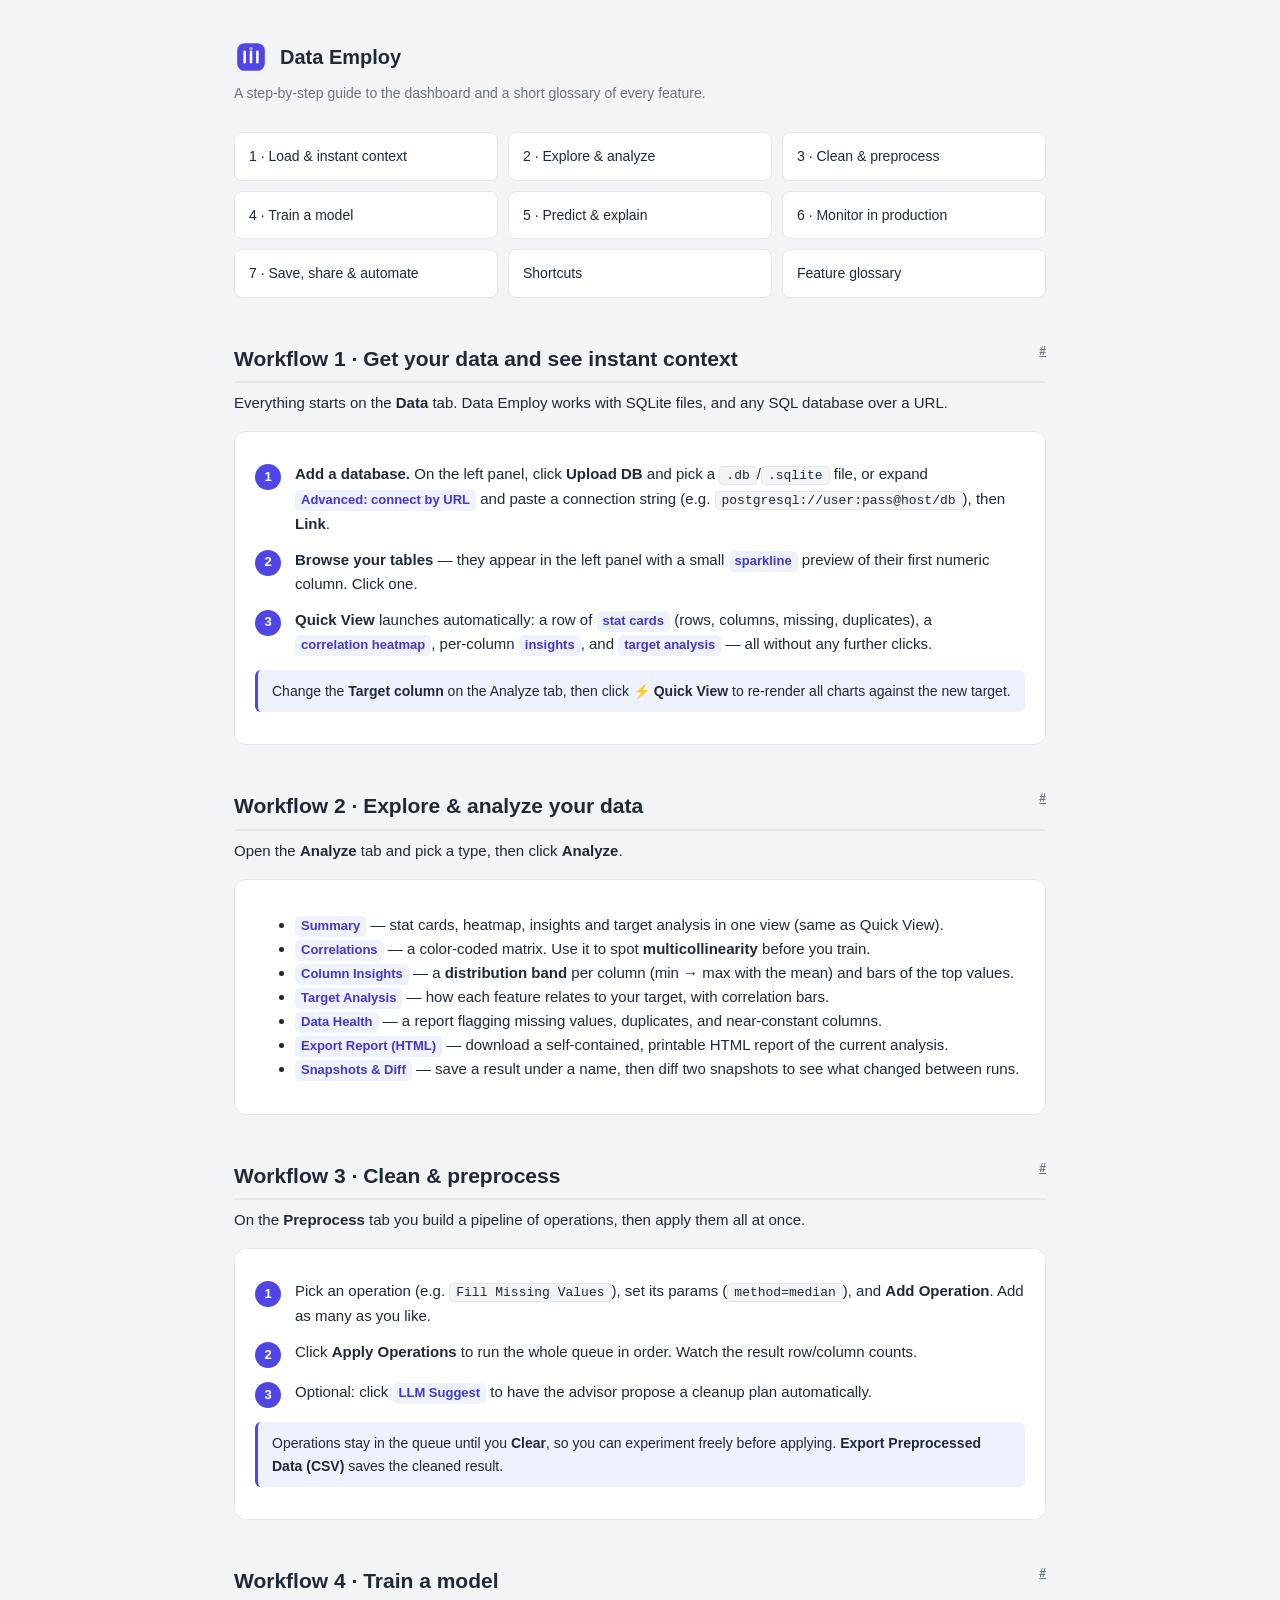
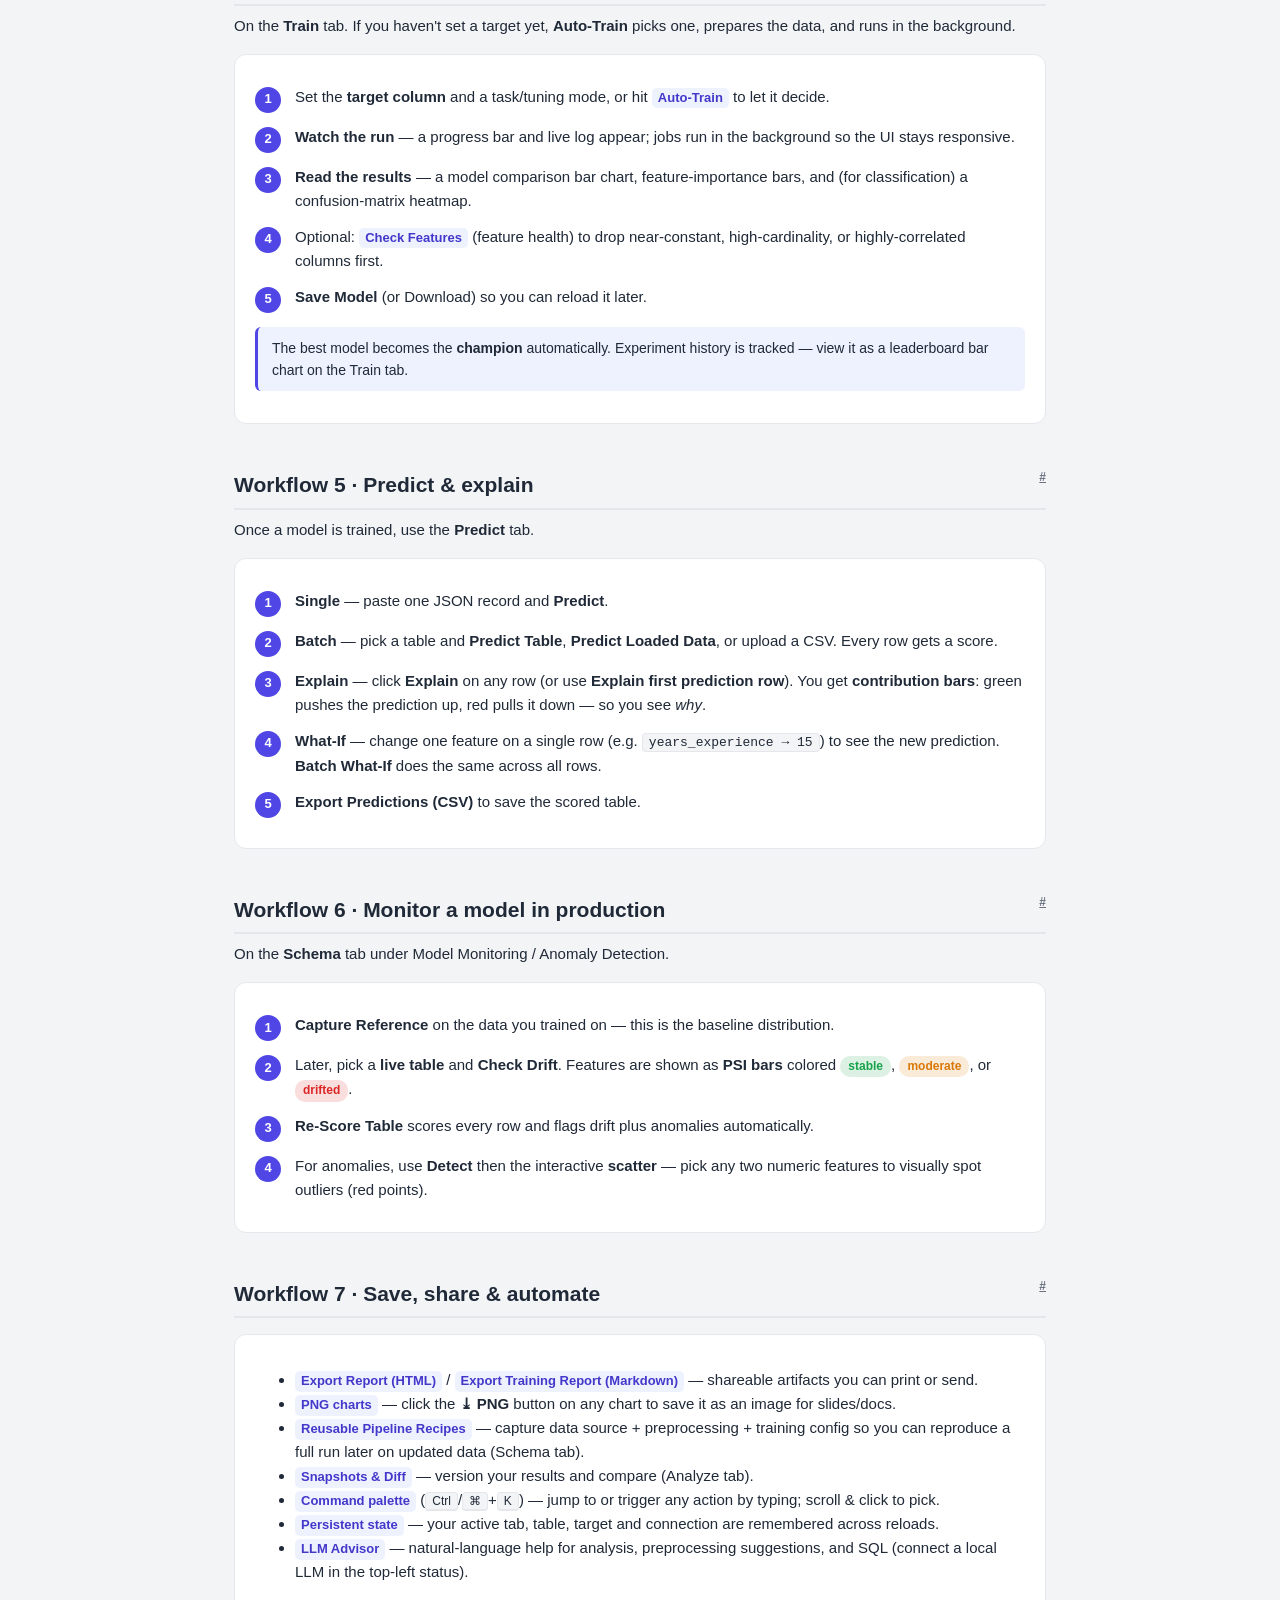
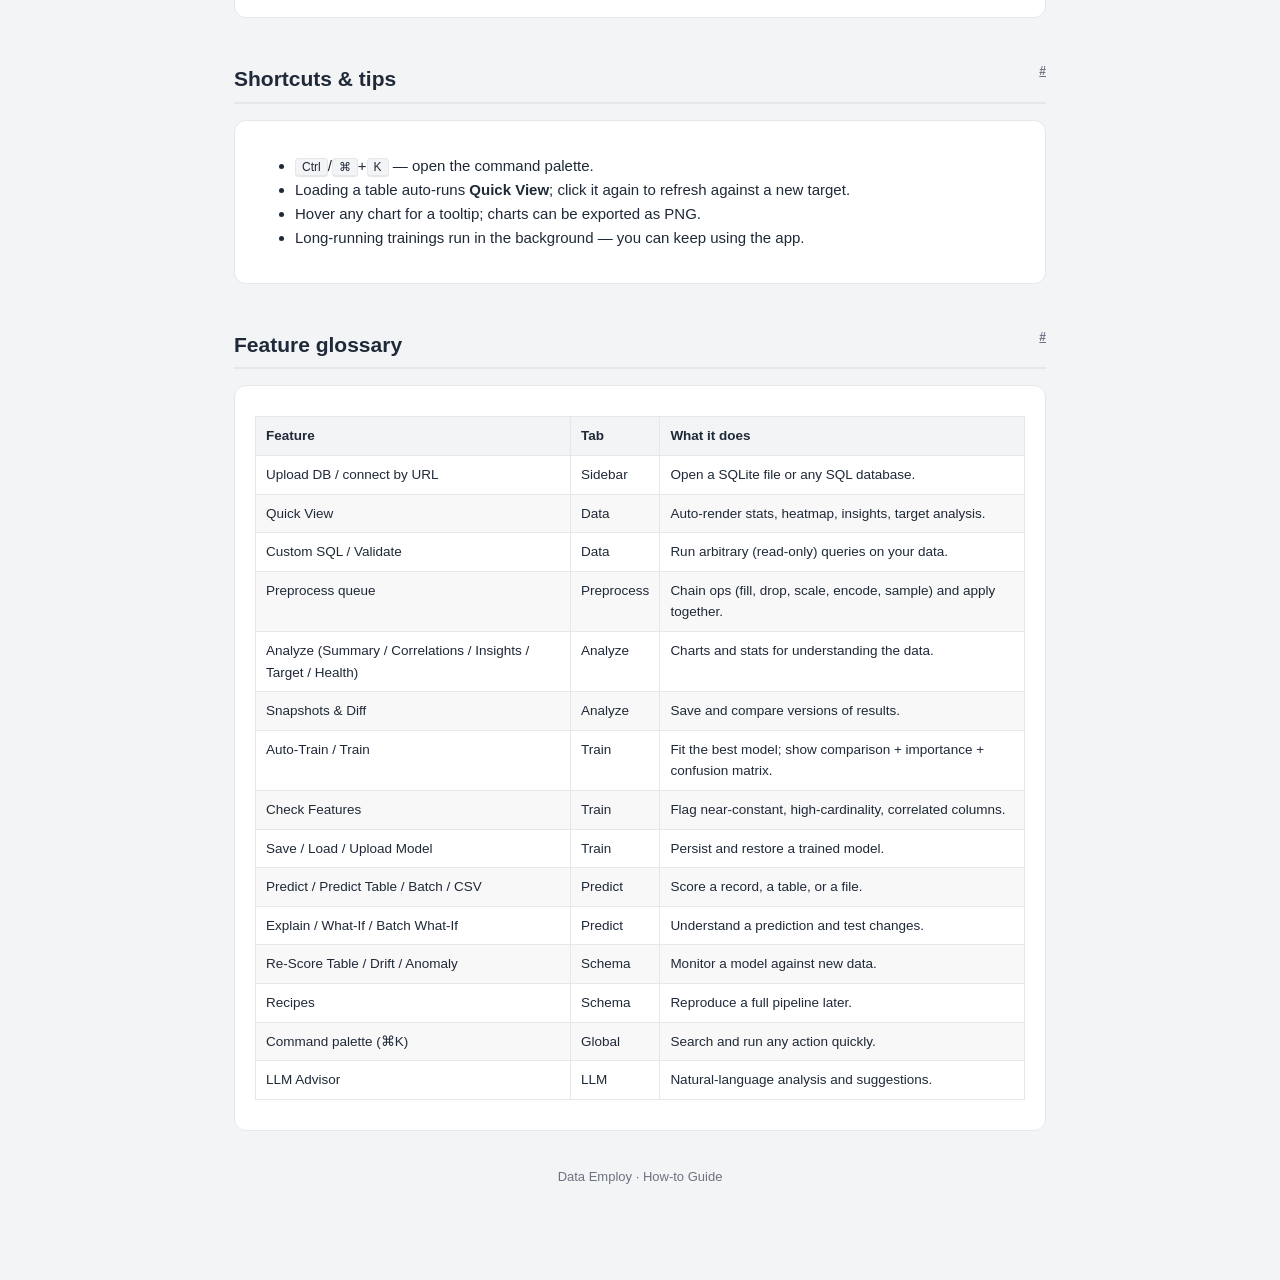
<file: ml_agent/static/howto.html>
<!DOCTYPE html>
<html lang="en">
<head>
<meta charset="UTF-8">
<meta name="viewport" content="width=device-width, initial-scale=1.0">
<title>Data Employ — How-to Guide</title>
<link rel="icon" type="image/svg+xml" href="/static/favicon.svg">
<style>
:root{--primary:#4f46e5;--primary-light:#eef2ff;--primary-dark:#4338ca;--bg:#f3f4f6;--surface:#fff;--border:#e5e7eb;--text:#1f2937;--text-mut:#6b7280;--ok:#16a34a;--warn:#d97706;--bad:#dc2626}
@media (prefers-color-scheme: dark){:root{--primary:#818cf8;--primary-dark:#6366f1;--primary-light:#312e58;--bg:#111827;--surface:#18202e;--border:#2a3448;--text:#e5e7eb;--text-mut:#9ca3af}}
*{box-sizing:border-box}
body{margin:0;font-family:-apple-system,BlinkMacSystemFont,"Segoe UI",Roboto,Helvetica,Arial,sans-serif;background:var(--bg);color:var(--text);line-height:1.6;font-size:15px}
.wrap{max-width:860px;margin:0 auto;padding:40px 24px 88px}
header{display:flex;align-items:center;gap:12px;margin-bottom:8px}
.logo-mark{flex-shrink:0}
.logo-text{font-size:20px;font-weight:700}
.sub{color:var(--text-mut);margin:0 0 28px;font-size:14px}
h1{font-size:30px;margin:4px 0 6px}
h2{font-size:21px;margin:44px 0 6px;padding-bottom:6px;border-bottom:2px solid var(--border)}
h3{font-size:16px;margin:22px 0 6px;color:var(--primary-dark)}
p{margin:8px 0}
.card{background:var(--surface);border:1px solid var(--border);border-radius:12px;padding:18px 20px;margin:16px 0}
.step{display:flex;gap:14px;margin:12px 0}
.step-num{flex-shrink:0;width:26px;height:26px;border-radius:50%;background:var(--primary);color:#fff;font-weight:700;font-size:13px;display:flex;align-items:center;justify-content:center;margin-top:2px}
.step b{color:var(--text)}
.f{display:inline-block;background:var(--primary-light);color:var(--primary-dark);border-radius:5px;padding:0 6px;font-size:13px;font-weight:600}
.kbd{font-family:inherit;font-size:12px;background:var(--bg);border:1px solid var(--border);border-bottom-width:2px;border-radius:4px;padding:1px 6px}
code{background:var(--bg);border:1px solid var(--border);border-radius:4px;padding:1px 6px;font-size:13px;font-family:ui-monospace,SFMono-Regular,Menlo,Consolas,monospace}
table{width:100%;border-collapse:collapse;font-size:13.5px;margin:12px 0}
th,td{border:1px solid var(--border);padding:8px 10px;text-align:left;vertical-align:top}
th{background:var(--bg);font-weight:700}
tr:nth-child(even) td{background:rgba(127,127,127,.05)}
.tip{background:var(--primary-light);border-left:3px solid var(--primary);border-radius:6px;padding:10px 14px;margin:14px 0;font-size:14px}
.callout{display:inline-block;padding:1px 8px;border-radius:10px;font-size:12px;font-weight:600}
.good{background:rgba(22,163,74,.15);color:var(--ok)}
.warn{background:rgba(217,119,6,.15);color:var(--warn)}
.bad{background:rgba(220,38,38,.15);color:var(--bad)}
.toc{display:grid;grid-template-columns:repeat(auto-fit,minmax(240px,1fr));gap:10px}
.toc a{color:var(--text);text-decoration:none;background:var(--surface);border:1px solid var(--border);padding:12px 14px;border-radius:8px;font-size:14px}
.toc a:hover{border-color:var(--primary);color:var(--primary-dark)}
.toplink{float:right;font-size:12px;color:var(--text-mut)}
</style>
</head>
<body>
<div class="wrap">
  <header>
    <svg class="logo-mark" width="34" height="34" viewBox="0 0 32 32" fill="none" xmlns="http://www.w3.org/2000/svg" aria-hidden="true">
      <rect x="3" y="3" width="26" height="26" rx="7" fill="#4f46e5"/>
      <path d="M10 21V11 M16 21V11 M22 21V11" stroke="#fff" stroke-width="2.4" stroke-linecap="round"/>
      <circle cx="16" cy="8" r="1.6" fill="#a5b4fc"/>
    </svg>
    <span class="logo-text">Data Employ</span>
  </header>
  <p class="sub">A step-by-step guide to the dashboard and a short glossary of every feature.</p>
  <div class="toc">
    <a href="#wf1">1 · Load &amp; instant context</a>
    <a href="#wf2">2 · Explore &amp; analyze</a>
    <a href="#wf3">3 · Clean &amp; preprocess</a>
    <a href="#wf4">4 · Train a model</a>
    <a href="#wf5">5 · Predict &amp; explain</a>
    <a href="#wf6">6 · Monitor in production</a>
    <a href="#wf7">7 · Save, share &amp; automate</a>
    <a href="#shortcuts">Shortcuts</a>
    <a href="#glossary">Feature glossary</a>
  </div>
<h2 id="wf1">Workflow 1 · Get your data and see instant context
    <a href="#wf1" class="toplink">#</a>
  </h2>
  <p>Everything starts on the <b>Data</b> tab. Data Employ works with SQLite files, and any SQL database over a URL.</p>
  <div class="card">
    <div class="step"><span class="step-num">1</span><span><b>Add a database.</b> On the left panel, click <b>Upload DB</b> and pick a <code>.db</code>/<code>.sqlite</code> file, or expand <span class="f">Advanced: connect by URL</span> and paste a connection string (e.g. <code>postgresql://user:pass@host/db</code>), then <b>Link</b>.</span></div>
    <div class="step"><span class="step-num">2</span><span><b>Browse your tables</b> — they appear in the left panel with a small <span class="f">sparkline</span> preview of their first numeric column. Click one.</span></div>
    <div class="step"><span class="step-num">3</span><span><b>Quick View</b> launches automatically: a row of <span class="f">stat cards</span> (rows, columns, missing, duplicates), a <span class="f">correlation heatmap</span>, per-column <span class="f">insights</span>, and <span class="f">target analysis</span> — all without any further clicks.</span></div>
    <p class="tip">Change the <b>Target column</b> on the Analyze tab, then click <b>⚡ Quick View</b> to re-render all charts against the new target.</p>
  </div>

  <h2 id="wf2">Workflow 2 · Explore &amp; analyze your data
    <a href="#wf2" class="toplink">#</a>
  </h2>
  <p>Open the <b>Analyze</b> tab and pick a type, then click <b>Analyze</b>.</p>
  <div class="card">
    <ul>
      <li><span class="f">Summary</span> — stat cards, heatmap, insights and target analysis in one view (same as Quick View).</li>
      <li><span class="f">Correlations</span> — a color-coded matrix. Use it to spot <b>multicollinearity</b> before you train.</li>
      <li><span class="f">Column Insights</span> — a <b>distribution band</b> per column (min → max with the mean) and bars of the top values.</li>
      <li><span class="f">Target Analysis</span> — how each feature relates to your target, with correlation bars.</li>
      <li><span class="f">Data Health</span> — a report flagging missing values, duplicates, and near-constant columns.</li>
      <li><span class="f">Export Report (HTML)</span> — download a self-contained, printable HTML report of the current analysis.</li>
      <li><span class="f">Snapshots &amp; Diff</span> — save a result under a name, then diff two snapshots to see what changed between runs.</li>
    </ul>
  </div>
<h2 id="wf3">Workflow 3 · Clean &amp; preprocess
    <a href="#wf3" class="toplink">#</a>
  </h2>
  <p>On the <b>Preprocess</b> tab you build a pipeline of operations, then apply them all at once.</p>
  <div class="card">
    <div class="step"><span class="step-num">1</span><span>Pick an operation (e.g. <code>Fill Missing Values</code>), set its params (<code>method=median</code>), and <b>Add Operation</b>. Add as many as you like.</span></div>
    <div class="step"><span class="step-num">2</span><span>Click <b>Apply Operations</b> to run the whole queue in order. Watch the result row/column counts.</span></div>
    <div class="step"><span class="step-num">3</span><span>Optional: click <span class="f">LLM Suggest</span> to have the advisor propose a cleanup plan automatically.</span></div>
    <p class="tip">Operations stay in the queue until you <b>Clear</b>, so you can experiment freely before applying. <b>Export Preprocessed Data (CSV)</b> saves the cleaned result.</p>
  </div>

  <h2 id="wf4">Workflow 4 · Train a model
    <a href="#wf4" class="toplink">#</a>
  </h2>
  <p>On the <b>Train</b> tab. If you haven't set a target yet, <b>Auto-Train</b> picks one, prepares the data, and runs in the background.</p>
  <div class="card">
    <div class="step"><span class="step-num">1</span><span>Set the <b>target column</b> and a task/tuning mode, or hit <span class="f">Auto-Train</span> to let it decide.</span></div>
    <div class="step"><span class="step-num">2</span><span><b>Watch the run</b> — a progress bar and live log appear; jobs run in the background so the UI stays responsive.</span></div>
    <div class="step"><span class="step-num">3</span><span><b>Read the results</b> — a model comparison bar chart, feature-importance bars, and (for classification) a confusion-matrix heatmap.</span></div>
    <div class="step"><span class="step-num">4</span><span>Optional: <span class="f">Check Features</span> (feature health) to drop near-constant, high-cardinality, or highly-correlated columns first.</span></div>
    <div class="step"><span class="step-num">5</span><span><b>Save Model</b> (or Download) so you can reload it later.</span></div>
    <p class="tip">The best model becomes the <b>champion</b> automatically. Experiment history is tracked — view it as a leaderboard bar chart on the Train tab.</p>
  </div>
<h2 id="wf5">Workflow 5 · Predict &amp; explain
    <a href="#wf5" class="toplink">#</a>
  </h2>
  <p>Once a model is trained, use the <b>Predict</b> tab.</p>
  <div class="card">
    <div class="step"><span class="step-num">1</span><span><b>Single</b> — paste one JSON record and <b>Predict</b>.</span></div>
    <div class="step"><span class="step-num">2</span><span><b>Batch</b> — pick a table and <b>Predict Table</b>, <b>Predict Loaded Data</b>, or upload a CSV. Every row gets a score.</span></div>
    <div class="step"><span class="step-num">3</span><span><b>Explain</b> — click <b>Explain</b> on any row (or use <b>Explain first prediction row</b>). You get <b>contribution bars</b>: green pushes the prediction up, red pulls it down — so you see <i>why</i>.</span></div>
    <div class="step"><span class="step-num">4</span><span><b>What-If</b> — change one feature on a single row (e.g. <code>years_experience → 15</code>) to see the new prediction. <b>Batch What-If</b> does the same across all rows.</span></div>
    <div class="step"><span class="step-num">5</span><span><b>Export Predictions (CSV)</b> to save the scored table.</span></div>
  </div>

  <h2 id="wf6">Workflow 6 · Monitor a model in production
    <a href="#wf6" class="toplink">#</a>
  </h2>
  <p>On the <b>Schema</b> tab under Model Monitoring / Anomaly Detection.</p>
  <div class="card">
    <div class="step"><span class="step-num">1</span><span><b>Capture Reference</b> on the data you trained on — this is the baseline distribution.</span></div>
    <div class="step"><span class="step-num">2</span><span>Later, pick a <b>live table</b> and <b>Check Drift</b>. Features are shown as <b>PSI bars</b> colored <span class="callout good">stable</span>, <span class="callout warn">moderate</span>, or <span class="callout bad">drifted</span>.</span></div>
    <div class="step"><span class="step-num">3</span><span><b>Re-Score Table</b> scores every row and flags drift plus anomalies automatically.</span></div>
    <div class="step"><span class="step-num">4</span><span>For anomalies, use <b>Detect</b> then the interactive <b>scatter</b> — pick any two numeric features to visually spot outliers (red points).</span></div>
  </div>
<h2 id="wf7">Workflow 7 · Save, share &amp; automate
    <a href="#wf7" class="toplink">#</a>
  </h2>
  <div class="card">
    <ul>
      <li><span class="f">Export Report (HTML)</span> / <span class="f">Export Training Report (Markdown)</span> — shareable artifacts you can print or send.</li>
      <li><span class="f">PNG charts</span> — click the <b>⤓ PNG</b> button on any chart to save it as an image for slides/docs.</li>
      <li><span class="f">Reusable Pipeline Recipes</span> — capture data source + preprocessing + training config so you can reproduce a full run later on updated data (Schema tab).</li>
      <li><span class="f">Snapshots &amp; Diff</span> — version your results and compare (Analyze tab).</li>
      <li><span class="f">Command palette</span> (<span class="kbd">Ctrl</span>/<span class="kbd">⌘</span>+<span class="kbd">K</span>) — jump to or trigger any action by typing; scroll &amp; click to pick.</li>
      <li><span class="f">Persistent state</span> — your active tab, table, target and connection are remembered across reloads.</li>
      <li><span class="f">LLM Advisor</span> — natural-language help for analysis, preprocessing suggestions, and SQL (connect a local LLM in the top-left status).</li>
    </ul>
  </div>

  <h2 id="shortcuts">Shortcuts &amp; tips
    <a href="#shortcuts" class="toplink">#</a>
  </h2>
  <div class="card">
    <ul>
      <li><span class="kbd">Ctrl</span>/<span class="kbd">⌘</span>+<span class="kbd">K</span> — open the command palette.</li>
      <li>Loading a table auto-runs <b>Quick View</b>; click it again to refresh against a new target.</li>
      <li>Hover any chart for a tooltip; charts can be exported as PNG.</li>
      <li>Long-running trainings run in the background — you can keep using the app.</li>
    </ul>
  </div>
<h2 id="glossary">Feature glossary
    <a href="#glossary" class="toplink">#</a>
  </h2>
  <div class="card">
    <table>
      <thead><tr><th>Feature</th><th>Tab</th><th>What it does</th></tr></thead>
      <tbody>
        <tr><td>Upload DB / connect by URL</td><td>Sidebar</td><td>Open a SQLite file or any SQL database.</td></tr>
        <tr><td>Quick View</td><td>Data</td><td>Auto-render stats, heatmap, insights, target analysis.</td></tr>
        <tr><td>Custom SQL / Validate</td><td>Data</td><td>Run arbitrary (read-only) queries on your data.</td></tr>
        <tr><td>Preprocess queue</td><td>Preprocess</td><td>Chain ops (fill, drop, scale, encode, sample) and apply together.</td></tr>
        <tr><td>Analyze (Summary / Correlations / Insights / Target / Health)</td><td>Analyze</td><td>Charts and stats for understanding the data.</td></tr>
        <tr><td>Snapshots &amp; Diff</td><td>Analyze</td><td>Save and compare versions of results.</td></tr>
        <tr><td>Auto-Train / Train</td><td>Train</td><td>Fit the best model; show comparison + importance + confusion matrix.</td></tr>
        <tr><td>Check Features</td><td>Train</td><td>Flag near-constant, high-cardinality, correlated columns.</td></tr>
        <tr><td>Save / Load / Upload Model</td><td>Train</td><td>Persist and restore a trained model.</td></tr>
        <tr><td>Predict / Predict Table / Batch / CSV</td><td>Predict</td><td>Score a record, a table, or a file.</td></tr>
        <tr><td>Explain / What-If / Batch What-If</td><td>Predict</td><td>Understand a prediction and test changes.</td></tr>
        <tr><td>Re-Score Table / Drift / Anomaly</td><td>Schema</td><td>Monitor a model against new data.</td></tr>
        <tr><td>Recipes</td><td>Schema</td><td>Reproduce a full pipeline later.</td></tr>
        <tr><td>Command palette (⌘K)</td><td>Global</td><td>Search and run any action quickly.</td></tr>
        <tr><td>LLM Advisor</td><td>LLM</td><td>Natural-language analysis and suggestions.</td></tr>
      </tbody>
    </table>
  </div>

  <p style="text-align:center;color:var(--text-mut);font-size:13px;margin-top:36px">Data Employ · How-to Guide</p>
</div>
</body>
</html>
</file>
